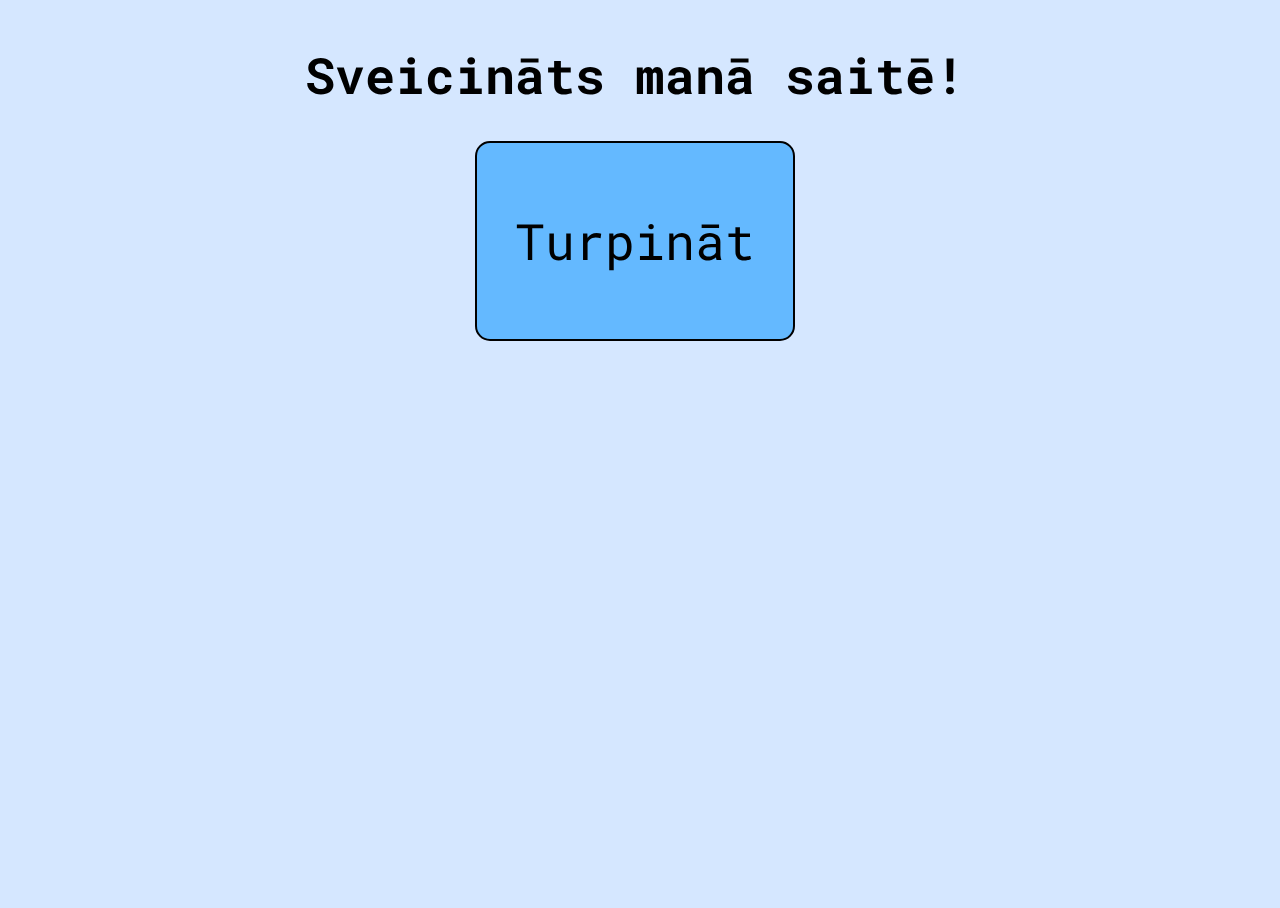
<file: index.html>
<!DOCTYPE html>
<html lang="en">

<head>
    <meta charset="UTF-8">
    <meta name="viewport" content="width=device-width, initial-scale=1.0">
    <title>Document</title>
    <link rel="stylesheet" href="style.css">
    <script src="java.js" defer></script>
</head>

<body>
    <div class="center">
        <h1 class="lilrakst">Sveicināts manā saitē!</h1>
        </div>
        <div class="center">
        <button onclick="Vards()">
            <p class="lilrakst">Turpināt</p>
        </button>
    </div>
</body>

</html>
</file>
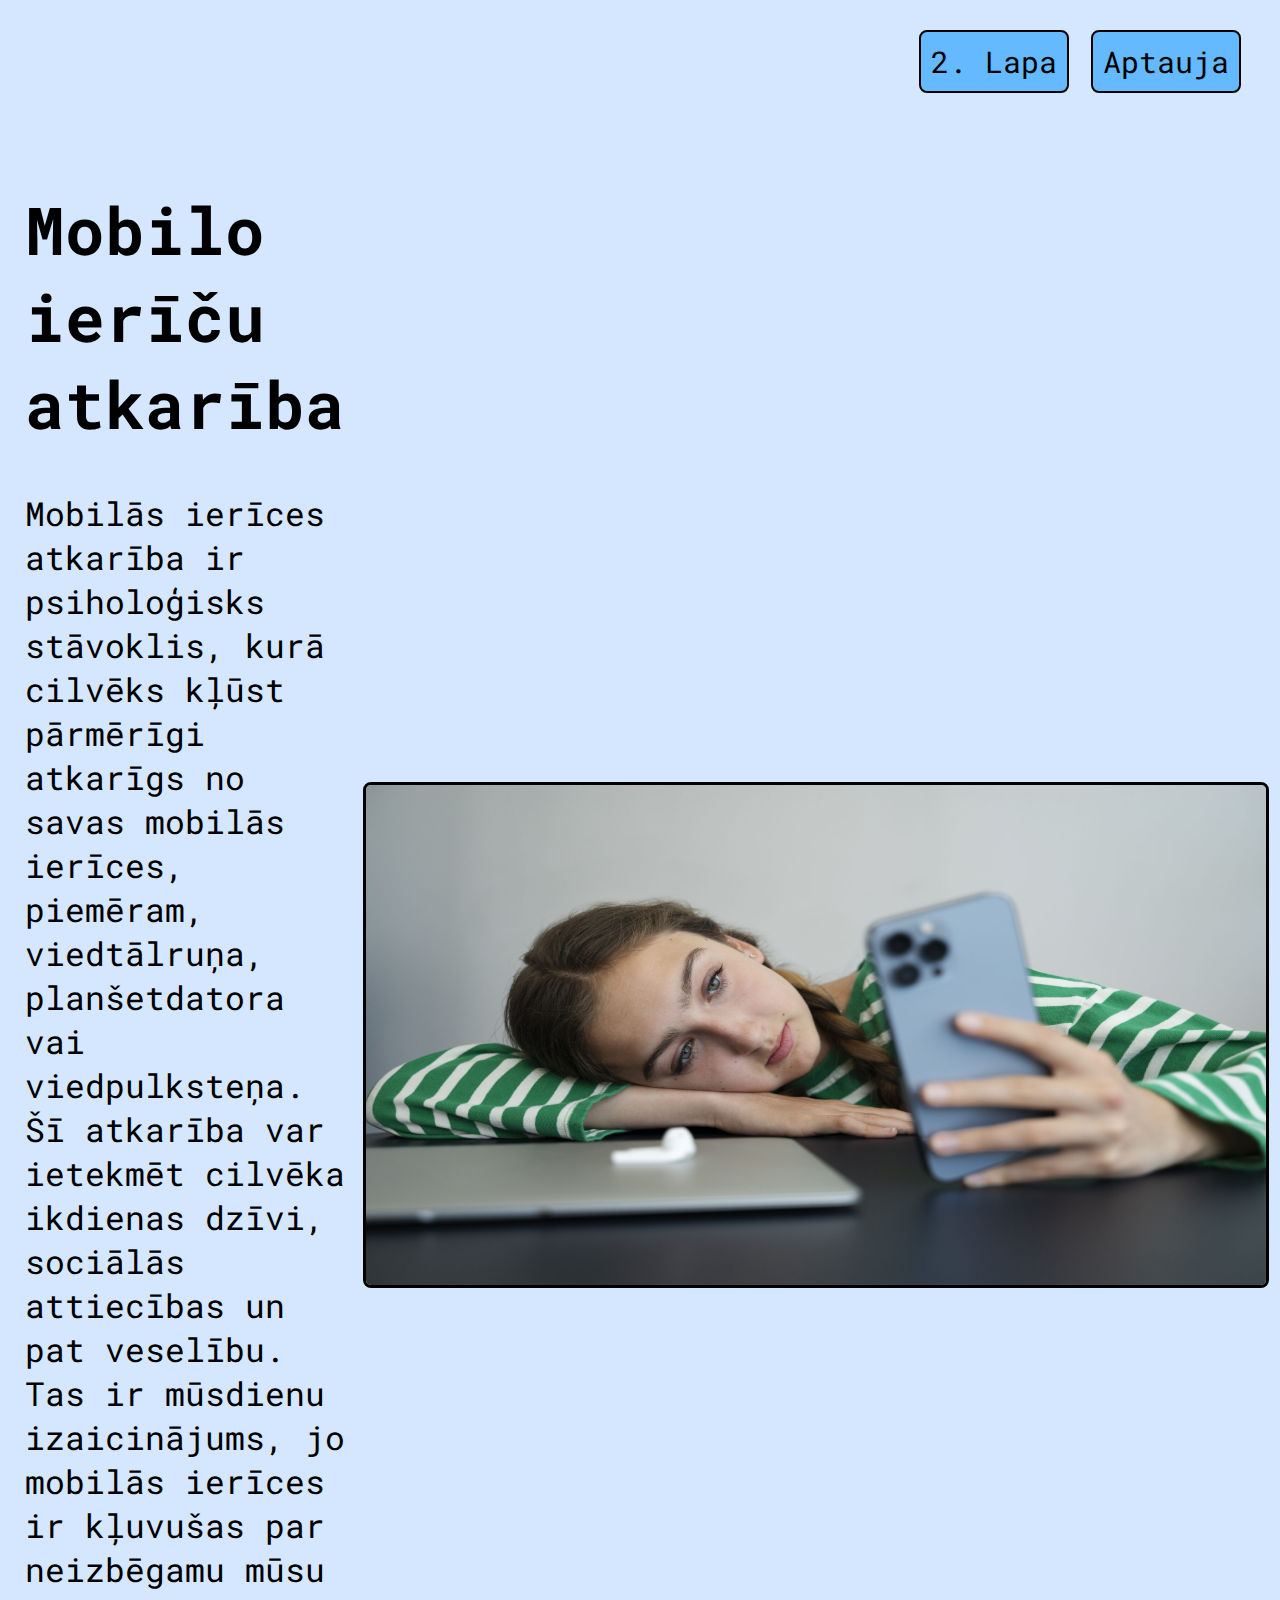
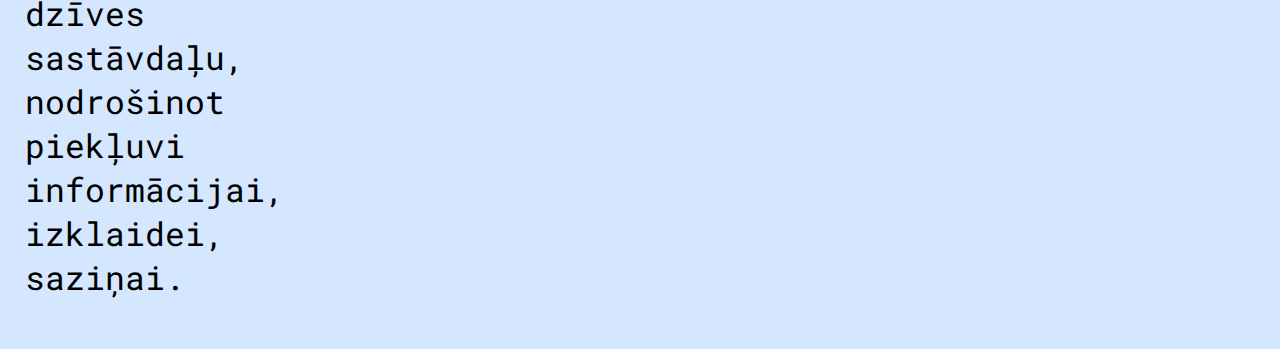
<file: lapa1.html>
<!DOCTYPE html>
<html lang="en">

<head>
    <meta charset="UTF-8">
    <meta name="viewport" content="width=device-width, initial-scale=1.0">
    <title>Document</title>
    <link rel="stylesheet" href="style.css">
    <script src="java.js" defer></script>
</head>

<body>
    <div class="wrapper">
        <div class="saite">
            <div class="header">
                <div class="vardplace" id="vardplace">
                </div>
                <table>
                    <tr class="nvg">
                        <td><a href="lapa2.html" class="navig">
                                <div class="button">2. Lapa</div>
                            </a></td>
                        <td><a href="" class="navig">
                                <div class="button">Aptauja</div>
                            </a></td>
                    </tr>
                </table>
            </div>
            <div>
                <table>
                    <tr>
                        <td class="text1">
                            <h1>Mobilo ierīču atkarība</h1>
                            <p>Mobilās ierīces atkarība ir psiholoģisks stāvoklis, kurā cilvēks kļūst pārmērīgi atkarīgs
                                no savas
                                mobilās ierīces, piemēram, viedtālruņa, planšetdatora vai viedpulksteņa. Šī atkarība var
                                ietekmēt
                                cilvēka ikdienas dzīvi, sociālās attiecības un pat veselību. Tas ir mūsdienu
                                izaicinājums, jo
                                mobilās ierīces ir kļuvušas par neizbēgamu mūsu dzīves sastāvdaļu, nodrošinot piekļuvi
                                informācijai,
                                izklaidei, saziņai.</p>
                        </td>
                        <td><img src="iphon.png" class="bilde1"></td>
                    </tr>
                </table>
            </div>
        </div>
    </div>
</body>

</html>
</file>
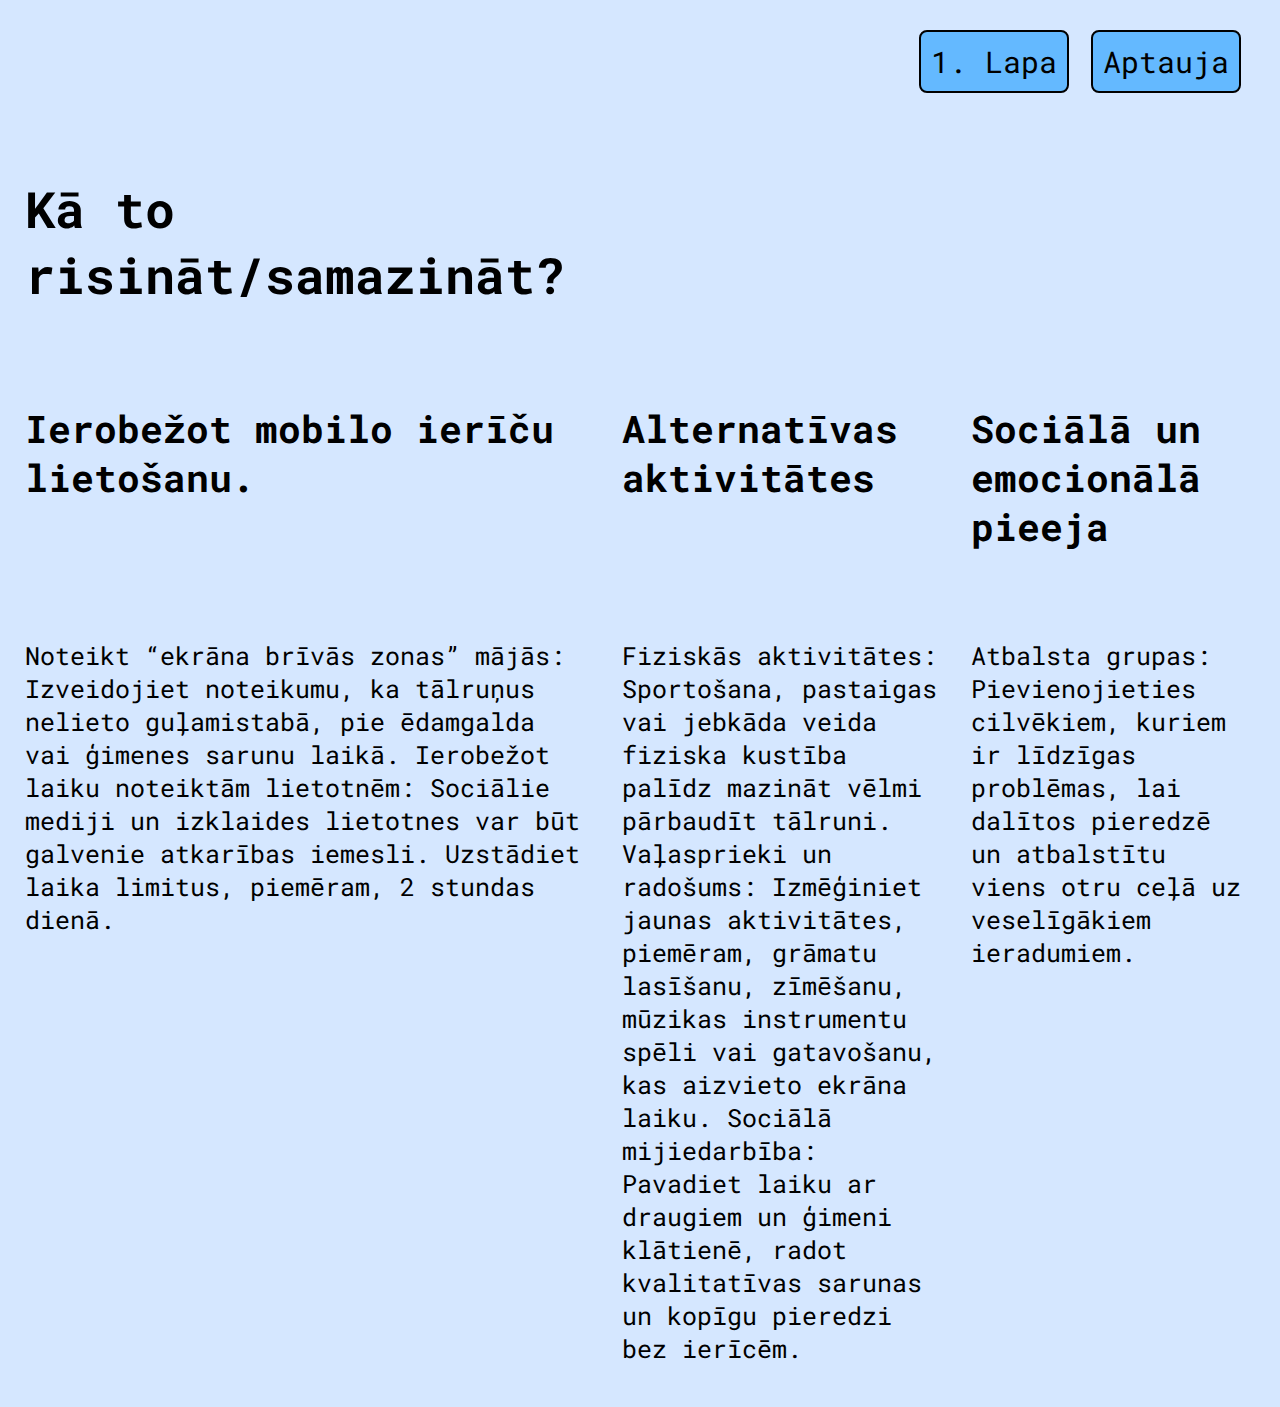
<file: lapa2.html>
<!DOCTYPE html>
<html lang="en">
<head>
    <meta charset="UTF-8">
    <meta name="viewport" content="width=device-width, initial-scale=1.0">
    <title>Document</title>
    <link rel="stylesheet" href="style.css">
    <script src="java.js" defer></script>
</head>
<body>
    <div class="wrapper">
        <div class="saite">
            <div class="header">
                <table>
                    <tr class="nvg">
                        <td><a href="lapa1.html" class="navig">
                            <div class="button">1. Lapa</div>
                        </a></td>
                        <td><a href="" class="navig">
                                <div class="button">Aptauja</div>
                            </a></td>
                    </tr>
                </table>
            </div>
            <table>
                <tr>
                    <td class="text2" class="tabul">
                        <h1>Kā to risināt/samazināt?</h1>
                    </td> 
                </tr>
                <tr>
                    <td class="text2" class="tabul">
                        <h2>Ierobežot mobilo ierīču lietošanu.</h2>
                    </td>
                    <td class="text2" class="tabul">
                        <h2>Alternatīvas aktivitātes</h2>
                    </td>
                    <td class="text2" class="tabul">
                        <h2>Sociālā un emocionālā pieeja</h2>
                    </td>
                </tr>
                <tr>
                    <td class="text2" class="tabul">
                        <p>Noteikt “ekrāna brīvās zonas” mājās:

                            Izveidojiet noteikumu, ka tālruņus nelieto guļamistabā, pie ēdamgalda vai ģimenes sarunu
                            laikā.
                            Ierobežot laiku noteiktām lietotnēm:

                            Sociālie mediji un izklaides lietotnes var būt galvenie atkarības iemesli. Uzstādiet
                            laika limitus, piemēram, 2 stundas dienā.</p>
                    </td>
                    <td class="text2" class="tabul">
                        <p>Fiziskās aktivitātes:

                            Sportošana, pastaigas vai jebkāda veida fiziska kustība palīdz mazināt vēlmi pārbaudīt
                            tālruni.
                            Vaļasprieki un radošums:

                            Izmēģiniet jaunas aktivitātes, piemēram, grāmatu lasīšanu, zīmēšanu, mūzikas instrumentu
                            spēli vai gatavošanu, kas aizvieto ekrāna laiku.
                            Sociālā mijiedarbība:

                            Pavadiet laiku ar draugiem un ģimeni klātienē, radot kvalitatīvas sarunas un kopīgu
                            pieredzi bez ierīcēm.</p>
                    </td>
                    <td class="text2" class="tabul">
                        <p>Atbalsta grupas:

                            Pievienojieties cilvēkiem, kuriem ir līdzīgas problēmas, lai dalītos pieredzē un
                            atbalstītu viens otru ceļā uz veselīgākiem ieradumiem.</p>
                    </td>
                </tr>
            </table>
            <div class="mid2"></div>
            <div class="pedene"></div>
        </div>
    </div>
</body>
</html>
</file>
<file: style.css>
@import url('https://fonts.googleapis.com/css2?family=Roboto+Mono:ital,wght@0,100..700;1,100..700&display=swap');

html,
body {
    height: 100%;
    width: 99%;
    background-color: rgb(213, 231, 255);
}

* {
    font-family: "Roboto Mono", serif;
    font-optical-sizing: auto;
}

a {
    color: black;
    text-decoration: none;
}

.wrapper {
    margin: auto;

}

.navig {
    font-size: 30px;

}

.nvg td {
    padding: 10px;
}

div.header {
    text-align: right;
    justify-content: right;
    display: flex;
    padding: 10px;
    margin-bottom: 10px;
}

.text1 {
    padding: 15px;
    max-width: 950px;
    font-size: 33px;
}

.text2 {
    padding: 15px;
    max-width: 950px;
    font-size: 25px;

}

.bilde1 {
    width: 900px;
    height: 500px;
    border: 3px solid black;
    border-radius: 8px;
}

td.text2 {
    vertical-align: text-top;
}

.button {
    background: rgb(100, 185, 255);
    padding: 10px;
    border-radius: 8px;
    color: rgb(0, 0, 0);
    transition: 0.15s;
    border: black 2px solid;
}

.button:hover {
    background: rgb(0, 140, 255);
}
button{
    width: 320px;
    height: 200px;
    background-color: rgb(100, 185, 255);
    border: black solid 2px;
    border-radius: 15px;
    transition: 0.15s;
}
button:hover{
    background-color: black;
    color: red;
}
.lilrakst{
    font-size: 50px;
}

.center {
    display: flex;
    justify-content: center;
    align-items: center;
}
</file>
